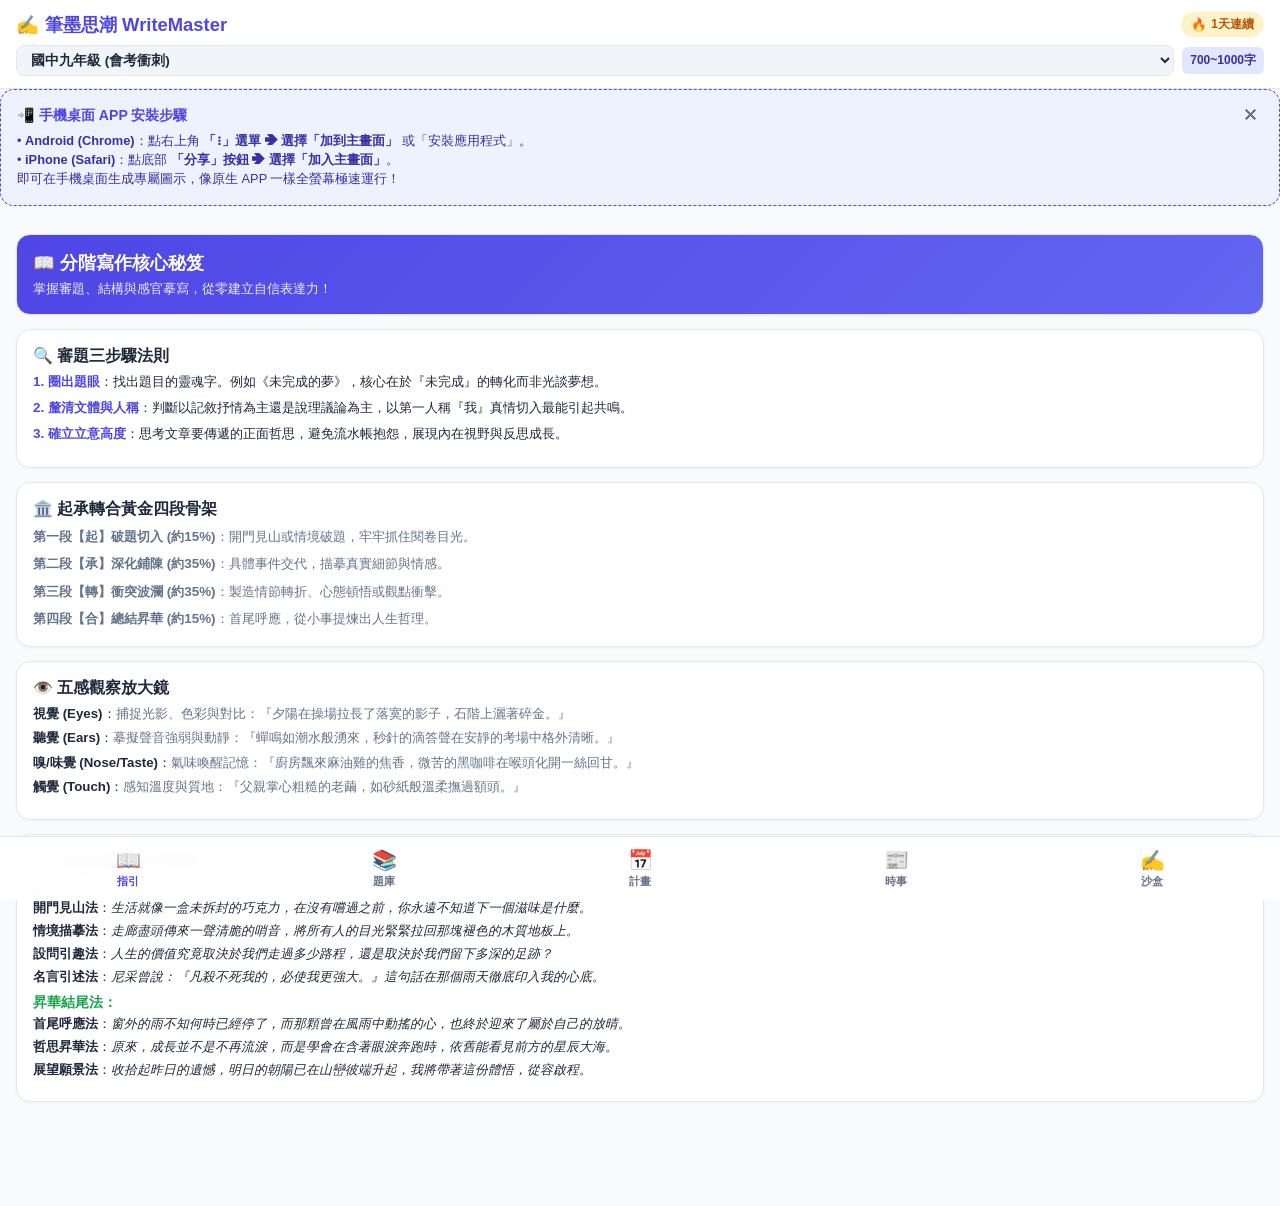
<file: www/index.html>
<!DOCTYPE html>
<html lang="zh-TW">
<head>
  <meta charset="UTF-8">
  <meta name="viewport" content="width=device-width, initial-scale=1.0, maximum-scale=1.0, user-scalable=no, viewport-fit=cover">
  <meta name="theme-color" content="#4f46e5">
  <meta name="apple-mobile-web-app-capable" content="yes">
  <meta name="apple-mobile-web-app-status-bar-style" content="default">
  <meta name="apple-mobile-web-app-title" content="筆墨思潮">
  <link rel="manifest" href="manifest.json">
  <link rel="apple-touch-icon" href="icon-192.png">
  <link rel="icon" type="image/png" href="icon-192.png">
  <title>筆墨思潮 WriteMaster - 階梯寫作訓練</title>
  <link rel="stylesheet" href="css/style.css">
</head>
<body>

  <!-- App Header -->
  <header class="app-header">
    <div class="header-top">
      <div class="brand-title">
        <span>✍️</span> 筆墨思潮 WriteMaster
      </div>
      <div class="streak-pill" id="btn-streak">
        <span>🔥</span> <span id="streak-text">1天連續</span>
      </div>
    </div>
    <div class="identity-bar">
      <select id="select-identity" class="identity-select"></select>
      <div class="identity-badge" id="badge-words">700~1000字</div>
    </div>
  </header>

  <!-- Main Views (Tabs) -->
  <main>
    <!-- PWA Install Guide Banner -->
    <div id="pwa-install-banner" class="card" style="background: #eef2ff; border: 1.5px dashed #4f46e5; margin-bottom: 12px;">
      <div style="display: flex; justify-content: space-between; align-items: center;">
        <span style="font-weight: 800; font-size: 0.88rem; color: #4f46e5;">📲 手機桌面 APP 安裝步驟</span>
        <span id="close-banner" style="cursor: pointer; font-size: 1rem; color: #64748b; padding: 0 4px;">✕</span>
      </div>
      <div style="font-size: 0.8rem; color: #3730a3; margin-top: 6px; line-height: 1.5;">
        • <strong>Android (Chrome)</strong>：點右上角 <strong>「⋮」選單 ➔ 選擇「加到主畫面」</strong> 或「安裝應用程式」。<br>
        • <strong>iPhone (Safari)</strong>：點底部 <strong>「分享」按鈕 ➔ 選擇「加入主畫面」</strong>。<br>
        即可在手機桌面生成專屬圖示，像原生 APP 一樣全螢幕極速運行！
      </div>
    </div>

    <!-- TAB 1: 寫作技法指南 -->
    <section id="tab-guide" class="tab-content active">
      <div class="card" style="background: linear-gradient(135deg, #4f46e5, #6366f1); color: #fff;">
        <h2 style="font-size: 1.1rem; margin-bottom: 6px;">📖 分階寫作核心秘笈</h2>
        <p style="font-size: 0.8rem; opacity: 0.9;">掌握審題、結構與感官摹寫，從零建立自信表達力！</p>
      </div>

      <div class="card">
        <div class="card-title">🔍 審題三步驟法則</div>
        <div id="guide-steps-container"></div>
      </div>

      <div class="card">
        <div class="card-title">🏛️ 起承轉合黃金四段骨架</div>
        <div style="font-size: 0.84rem; color: var(--text-muted); line-height: 1.6;">
          <p><strong>第一段【起】破題切入 (約15%)</strong>：開門見山或情境破題，牢牢抓住閱卷目光。</p>
          <p style="margin-top: 6px;"><strong>第二段【承】深化鋪陳 (約35%)</strong>：具體事件交代，描摹真實細節與情感。</p>
          <p style="margin-top: 6px;"><strong>第三段【轉】衝突波瀾 (約35%)</strong>：製造情節轉折、心態頓悟或觀點衝擊。</p>
          <p style="margin-top: 6px;"><strong>第四段【合】總結昇華 (約15%)</strong>：首尾呼應，從小事提煉出人生哲理。</p>
        </div>
      </div>

      <div class="card">
        <div class="card-title">👁️ 五感觀察放大鏡</div>
        <div id="guide-senses-container"></div>
      </div>

      <div class="card">
        <div class="card-title">🚀 經典破題與收尾錦囊</div>
        <div id="guide-openers-container"></div>
      </div>
    </section>

    <!-- TAB 2: 歷年題庫庫 -->
    <section id="tab-topics" class="tab-content">
      <div class="card">
        <div class="card-title">📚 歷年大考真題與精選庫</div>
        <div class="card-subtitle">收錄 103~113 會考真題與國小各年級經典命題</div>
        <select id="select-topic-cat" class="identity-select" style="width: 100%; margin-bottom: 10px;">
          <option value="ALL">全部類別</option>
          <option value="國中教育會考">國中教育會考</option>
          <option value="國小經典題庫">國小經典題庫</option>
          <option value="國小啟蒙練習">國小啟蒙練習</option>
        </select>
      </div>
      <div id="topics-list-container"></div>
    </section>

    <!-- TAB 3: 階梯進步計畫 -->
    <section id="tab-plans" class="tab-content">
      <div class="card">
        <div class="card-title">📅 階梯式刻意練習計畫</div>
        <div class="card-subtitle">依循學習目標，從30天衝刺到365天全方位大師！</div>
        <select id="select-plan-days" class="identity-select" style="width: 100%; margin-bottom: 12px;"></select>
        
        <div id="plan-detail-card" style="font-size: 0.85rem; line-height: 1.5; color: var(--text-main);">
          <div id="plan-title" style="font-weight: 700; color: var(--primary); font-size: 1rem; margin-bottom: 4px;"></div>
          <div id="plan-subtitle" style="color: var(--text-muted); margin-bottom: 10px;"></div>
          <div id="plan-stages" style="display: flex; flex-direction: column; gap: 6px; margin-bottom: 12px;"></div>
        </div>
      </div>

      <div class="card">
        <div class="card-title" style="margin-bottom: 8px;">📝 每日示範任務 (打卡清單)</div>
        <div id="plan-tasks-container"></div>
      </div>
    </section>

    <!-- TAB 4: 時事新聞寫作 -->
    <section id="tab-news" class="tab-content">
      <div class="card">
        <div class="card-title">📰 時事新聞同步思辨教學</div>
        <div class="card-subtitle">由當前熱門議題延伸正反論辯，淬鍊時代觀點！</div>
      </div>
      <div id="news-list-container"></div>
    </section>

    <!-- TAB 5: 寫作沙盒與智能診斷 -->
    <section id="tab-studio" class="tab-content">
      <div class="card">
        <div class="card-title" style="display: flex; justify-content: space-between; align-items: center;">
          <span>✍️ 寫作沙盒</span>
          <span id="char-counter" class="tag tag-primary">累積 0 字</span>
        </div>
        <div style="margin-top: 8px;">
          <input type="text" id="studio-topic-input" class="identity-select" style="width: 100%; font-weight: 700; font-size: 0.95rem;" placeholder="請輸入文章題目...">
        </div>
      </div>

      <!-- 分段引導寫作輸入框 -->
      <div class="card">
        <div class="textarea-group">
          <label class="textarea-label">
            <span>第一段【起】破題立意</span>
            <span id="p1-count" class="tag">0字</span>
          </label>
          <textarea id="input-p1" class="writing-textarea" placeholder="開門見山或以情境破題，引出全文核心..."></textarea>
        </div>

        <div class="textarea-group">
          <label class="textarea-label">
            <span>第二段【承】深化鋪陳與細節</span>
            <span id="p2-count" class="tag">0字</span>
          </label>
          <textarea id="input-p2" class="writing-textarea" placeholder="交代真實事件、具體情境，加入五感與動態..."></textarea>
        </div>

        <div class="textarea-group">
          <label class="textarea-label">
            <span>第三段【轉】情感衝突與轉折</span>
            <span id="p3-count" class="tag">0字</span>
          </label>
          <textarea id="input-p3" class="writing-textarea" placeholder="描寫波瀾與轉折！挫折、誤會、心境頓悟..."></textarea>
        </div>

        <div class="textarea-group" style="margin-bottom: 0;">
          <label class="textarea-label">
            <span>第四段【合】總結昇華與哲思</span>
            <span id="p4-count" class="tag">0字</span>
          </label>
          <textarea id="input-p4" class="writing-textarea" placeholder="首尾呼應，從小事提煉出人生哲思或前行勇氣..."></textarea>
        </div>
      </div>

      <button id="btn-evaluate" class="btn btn-primary" style="margin-bottom: 14px;">
        🚀 開始智能診斷與評閱報告
      </button>

      <!-- 診斷結果卡片 (預設隱藏) -->
      <div id="eval-result-card" class="card" style="display: none;">
        <div class="card-title">📊 專屬寫作評閱報告</div>
        
        <div style="display: flex; gap: 10px; margin-bottom: 12px;">
          <div style="flex: 1; background: #eef2ff; padding: 10px; border-radius: 8px; text-align: center;">
            <div style="font-size: 0.72rem; color: var(--primary);">預測大考級分</div>
            <div id="res-grade" style="font-size: 1.05rem; font-weight: 800; color: var(--primary); margin-top: 2px;">-</div>
          </div>
          <div style="flex: 1; background: #f0fdf4; padding: 10px; border-radius: 8px; text-align: center;">
            <div style="font-size: 0.72rem; color: #166534;">綜合得分</div>
            <div id="res-score" style="font-size: 1.05rem; font-weight: 800; color: #16a34a; margin-top: 2px;">-</div>
          </div>
        </div>

        <!-- HTML5 Canvas 五維雷達圖 -->
        <div style="text-align: center; margin-bottom: 12px;">
          <canvas id="radar-canvas" width="280" height="240" style="max-width: 100%;"></canvas>
        </div>

        <div id="res-details" style="font-size: 0.82rem; line-height: 1.6; margin-bottom: 12px;"></div>

        <div style="background: #fffbeb; border: 1px solid #fde68a; padding: 12px; border-radius: 8px; margin-bottom: 12px;">
          <div style="font-weight: 700; color: #b45309; font-size: 0.85rem; margin-bottom: 6px;">💡 升級改寫建議：</div>
          <ul id="res-suggestions" style="padding-left: 18px; font-size: 0.8rem; color: #78350f; line-height: 1.5;"></ul>
        </div>

        <button id="btn-copy-essay" class="btn btn-outline">📋 複製全文與評閱成果</button>
      </div>
    </section>
  </main>

  <!-- Bottom Navigation Bar -->
  <nav class="bottom-nav">
    <div class="nav-item active" data-tab="tab-guide">
      <div class="nav-icon">📖</div>
      <div>指引</div>
    </div>
    <div class="nav-item" data-tab="tab-topics">
      <div class="nav-icon">📚</div>
      <div>題庫</div>
    </div>
    <div class="nav-item" data-tab="tab-plans">
      <div class="nav-icon">📅</div>
      <div>計畫</div>
    </div>
    <div class="nav-item" data-tab="tab-news">
      <div class="nav-icon">📰</div>
      <div>時事</div>
    </div>
    <div class="nav-item" data-tab="tab-studio">
      <div class="nav-icon">✍️</div>
      <div>沙盒</div>
    </div>
  </nav>

  <!-- Toast Notification -->
  <div id="toast" class="toast-msg"></div>

  <!-- Scripts -->
  <script src="js/data.js"></script>
  <script src="js/evaluator.js"></script>
  <script src="js/app.js"></script>
</body>
</html>
</file>
<file: www/css/style.css>
:root {
  --primary: #4f46e5;
  --primary-light: #e0e7ff;
  --primary-dark: #3730a3;
  --accent: #f59e0b;
  --bg: #f8fafc;
  --card-bg: #ffffff;
  --text-main: #1e293b;
  --text-muted: #64748b;
  --border: #e2e8f0;
  --radius: 14px;
}

* {
  box-sizing: border-box;
  margin: 0;
  padding: 0;
  -webkit-tap-highlight-color: transparent;
}

body {
  font-family: -apple-system, BlinkMacSystemFont, "Segoe UI", Roboto, "PingFang TC", "Microsoft JhengHei", sans-serif;
  background-color: var(--bg);
  color: var(--text-main);
  padding-bottom: 74px; /* Space for bottom nav */
  user-select: none;
  -webkit-user-select: none;
}

/* App Header */
.app-header {
  position: sticky;
  top: 0;
  z-index: 50;
  background: rgba(255, 255, 255, 0.95);
  backdrop-filter: blur(8px);
  border-bottom: 1px solid var(--border);
  padding: 12px 16px;
}

.header-top {
  display: flex;
  justify-content: space-between;
  align-items: center;
  margin-bottom: 8px;
}

.brand-title {
  font-size: 1.15rem;
  font-weight: 800;
  color: var(--primary);
  display: flex;
  align-items: center;
  gap: 6px;
}

.streak-pill {
  background: #fef3c7;
  color: #b45309;
  font-size: 0.78rem;
  font-weight: 700;
  padding: 4px 10px;
  border-radius: 20px;
  display: flex;
  align-items: center;
  gap: 4px;
}

.identity-bar {
  display: flex;
  align-items: center;
  gap: 8px;
}

.identity-select {
  flex: 1;
  background: #f1f5f9;
  border: 1px solid var(--border);
  border-radius: 8px;
  padding: 6px 10px;
  font-size: 0.85rem;
  font-weight: 600;
  color: var(--text-main);
  outline: none;
}

.identity-badge {
  font-size: 0.75rem;
  background: var(--primary-light);
  color: var(--primary-dark);
  padding: 5px 8px;
  border-radius: 6px;
  font-weight: 600;
  white-space: nowrap;
}

/* Tab Views */
.tab-content {
  display: none;
  padding: 16px;
  animation: fadeIn 0.25s ease;
}

.tab-content.active {
  display: block;
}

@keyframes fadeIn {
  from { opacity: 0; transform: translateY(4px); }
  to { opacity: 1; transform: translateY(0); }
}

/* Cards */
.card {
  background: var(--card-bg);
  border-radius: var(--radius);
  padding: 16px;
  margin-bottom: 14px;
  border: 1px solid var(--border);
  box-shadow: 0 1px 3px rgba(0, 0, 0, 0.04);
}

.card-title {
  font-size: 1rem;
  font-weight: 700;
  color: var(--text-main);
  margin-bottom: 6px;
  display: flex;
  justify-content: space-between;
  align-items: center;
}

.card-subtitle {
  font-size: 0.78rem;
  color: var(--text-muted);
  margin-bottom: 10px;
}

.tag {
  display: inline-block;
  font-size: 0.72rem;
  font-weight: 600;
  padding: 2px 7px;
  border-radius: 4px;
  background: #e2e8f0;
  color: #475569;
}

.tag.tag-primary {
  background: var(--primary-light);
  color: var(--primary);
}

/* Buttons */
.btn {
  display: inline-flex;
  align-items: center;
  justify-content: center;
  gap: 6px;
  width: 100%;
  padding: 11px 16px;
  border-radius: 10px;
  font-size: 0.92rem;
  font-weight: 700;
  border: none;
  cursor: pointer;
  transition: all 0.15s ease;
}

.btn-primary {
  background: var(--primary);
  color: #ffffff;
}

.btn-primary:active {
  background: var(--primary-dark);
  transform: scale(0.98);
}

.btn-outline {
  background: #ffffff;
  border: 1.5px solid var(--primary);
  color: var(--primary);
}

.btn-sm {
  width: auto;
  padding: 6px 12px;
  font-size: 0.78rem;
}

/* Writing Textareas */
.textarea-group {
  margin-bottom: 12px;
}

.textarea-label {
  font-size: 0.82rem;
  font-weight: 700;
  margin-bottom: 4px;
  display: flex;
  justify-content: space-between;
  color: var(--primary-dark);
}

.writing-textarea {
  width: 100%;
  min-height: 90px;
  padding: 10px 12px;
  border-radius: 10px;
  border: 1.5px solid var(--border);
  font-size: 0.95rem;
  line-height: 1.5;
  color: var(--text-main);
  background: #ffffff;
  resize: vertical;
  outline: none;
  font-family: inherit;
  user-select: text;
  -webkit-user-select: text;
}

.writing-textarea:focus {
  border-color: var(--primary);
  box-shadow: 0 0 0 3px rgba(79, 70, 229, 0.1);
}

/* Accordion */
.accordion-header {
  padding: 10px 0;
  font-weight: 700;
  font-size: 0.88rem;
  color: var(--text-main);
  display: flex;
  justify-content: space-between;
  align-items: center;
  cursor: pointer;
  border-bottom: 1px dashed var(--border);
}

.accordion-body {
  padding: 10px 0;
  font-size: 0.84rem;
  color: var(--text-muted);
  line-height: 1.5;
  display: none;
}

.accordion-body.open {
  display: block;
}

/* Plan Checklist */
.task-item {
  display: flex;
  align-items: flex-start;
  gap: 10px;
  padding: 8px 0;
  border-bottom: 1px solid var(--border);
  font-size: 0.85rem;
}

.task-item input[type="checkbox"] {
  width: 18px;
  height: 18px;
  accent-color: var(--primary);
  margin-top: 2px;
}

/* Bottom Navigation */
.bottom-nav {
  position: fixed;
  bottom: 0;
  left: 0;
  right: 0;
  height: 64px;
  background: rgba(255, 255, 255, 0.97);
  backdrop-filter: blur(10px);
  border-top: 1px solid var(--border);
  display: flex;
  justify-content: space-around;
  align-items: center;
  z-index: 100;
}

.nav-item {
  display: flex;
  flex-direction: column;
  align-items: center;
  justify-content: center;
  gap: 2px;
  font-size: 0.7rem;
  font-weight: 600;
  color: var(--text-muted);
  text-decoration: none;
  flex: 1;
  padding: 6px 0;
  cursor: pointer;
  transition: color 0.15s ease;
}

.nav-item.active {
  color: var(--primary);
}

.nav-icon {
  font-size: 1.25rem;
}

/* Toast */
.toast-msg {
  position: fixed;
  bottom: 80px;
  left: 50%;
  transform: translateX(-50%);
  background: rgba(15, 23, 42, 0.9);
  color: #ffffff;
  padding: 8px 18px;
  border-radius: 20px;
  font-size: 0.82rem;
  font-weight: 600;
  z-index: 999;
  box-shadow: 0 4px 12px rgba(0,0,0,0.15);
  display: none;
}
</file>
